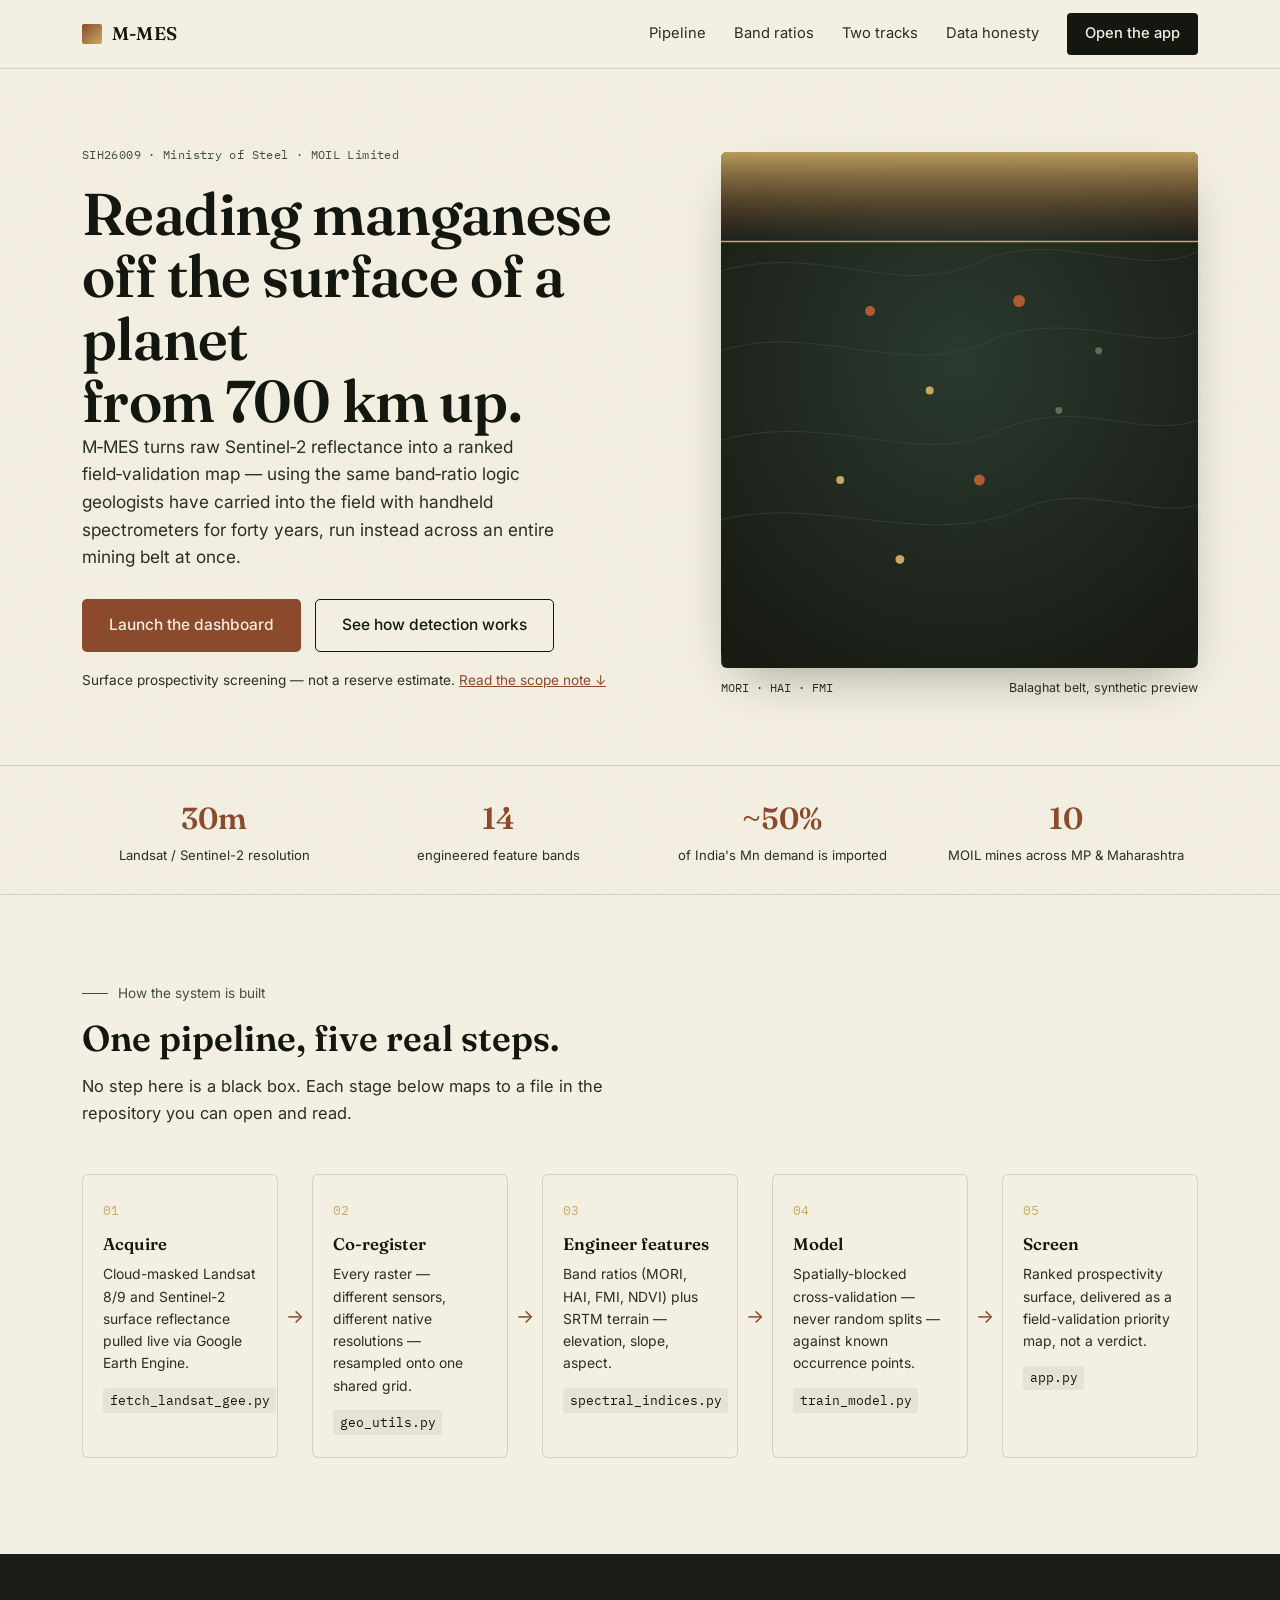
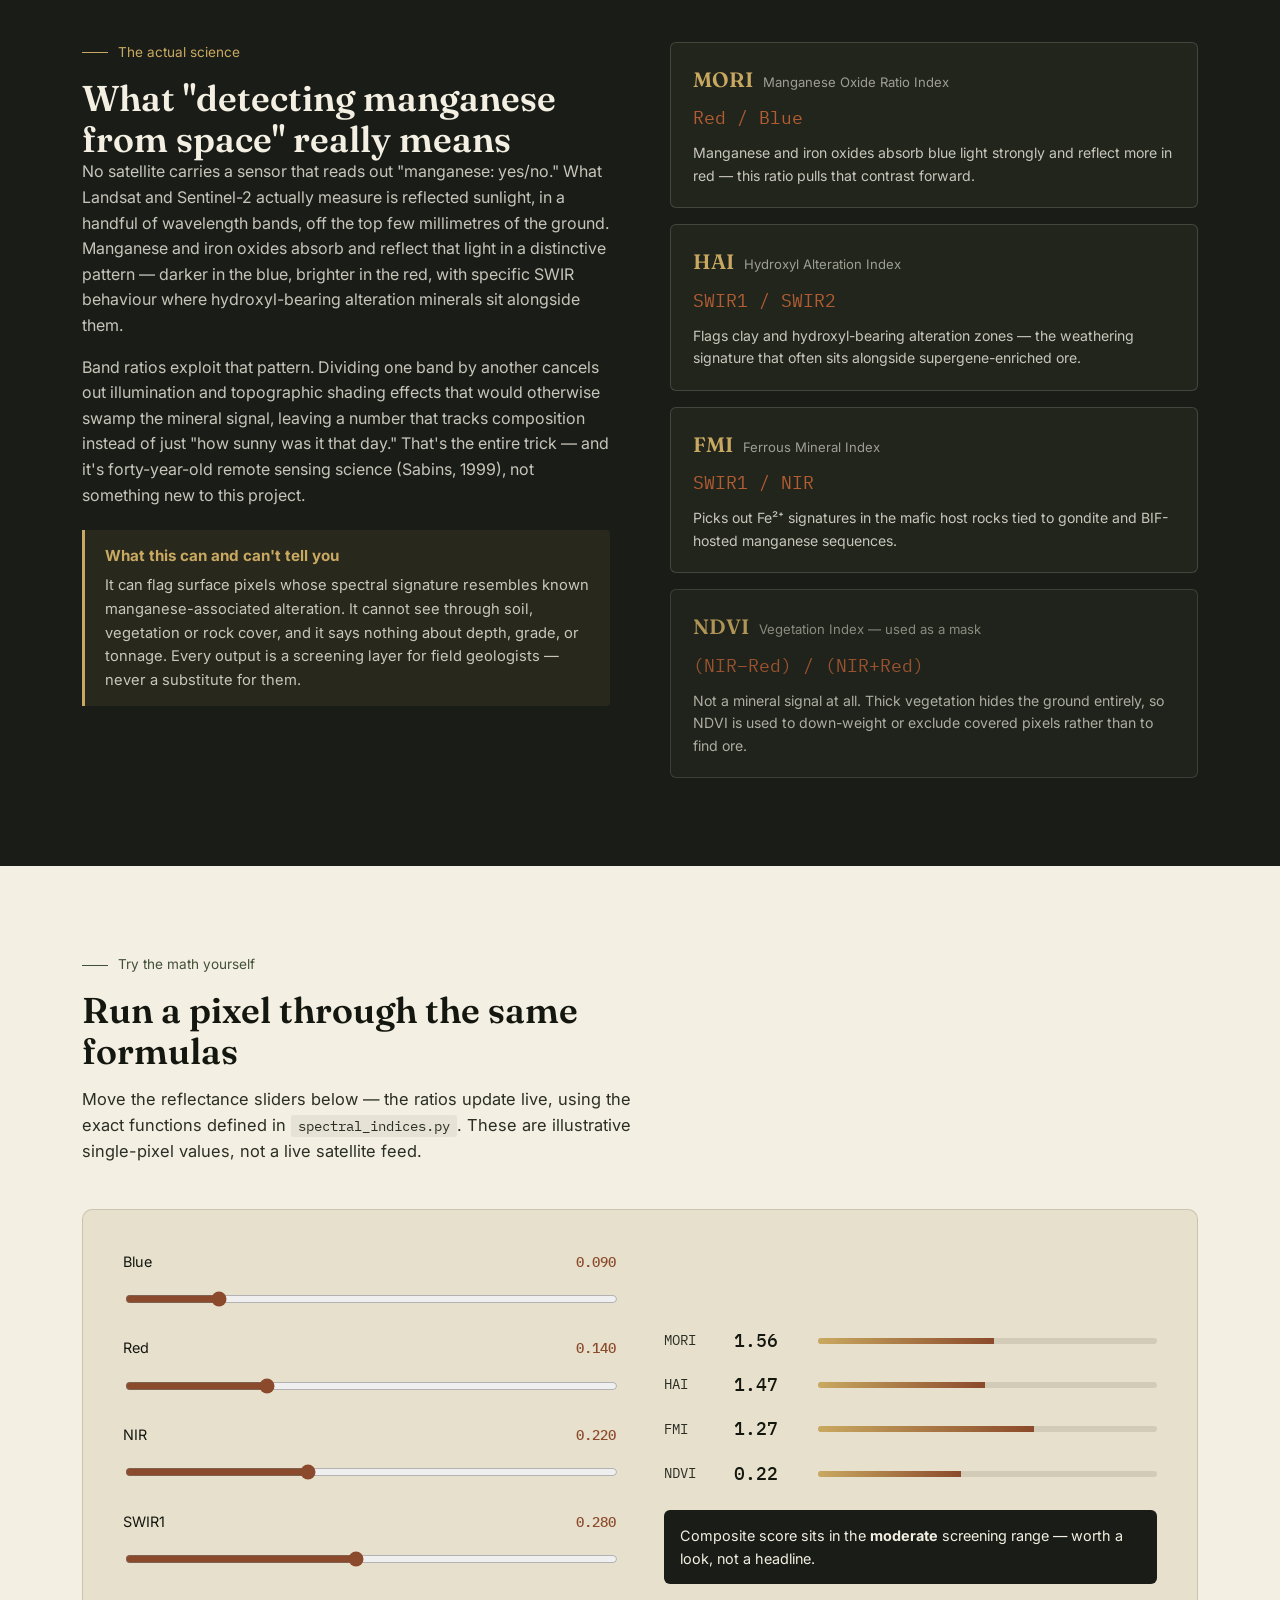
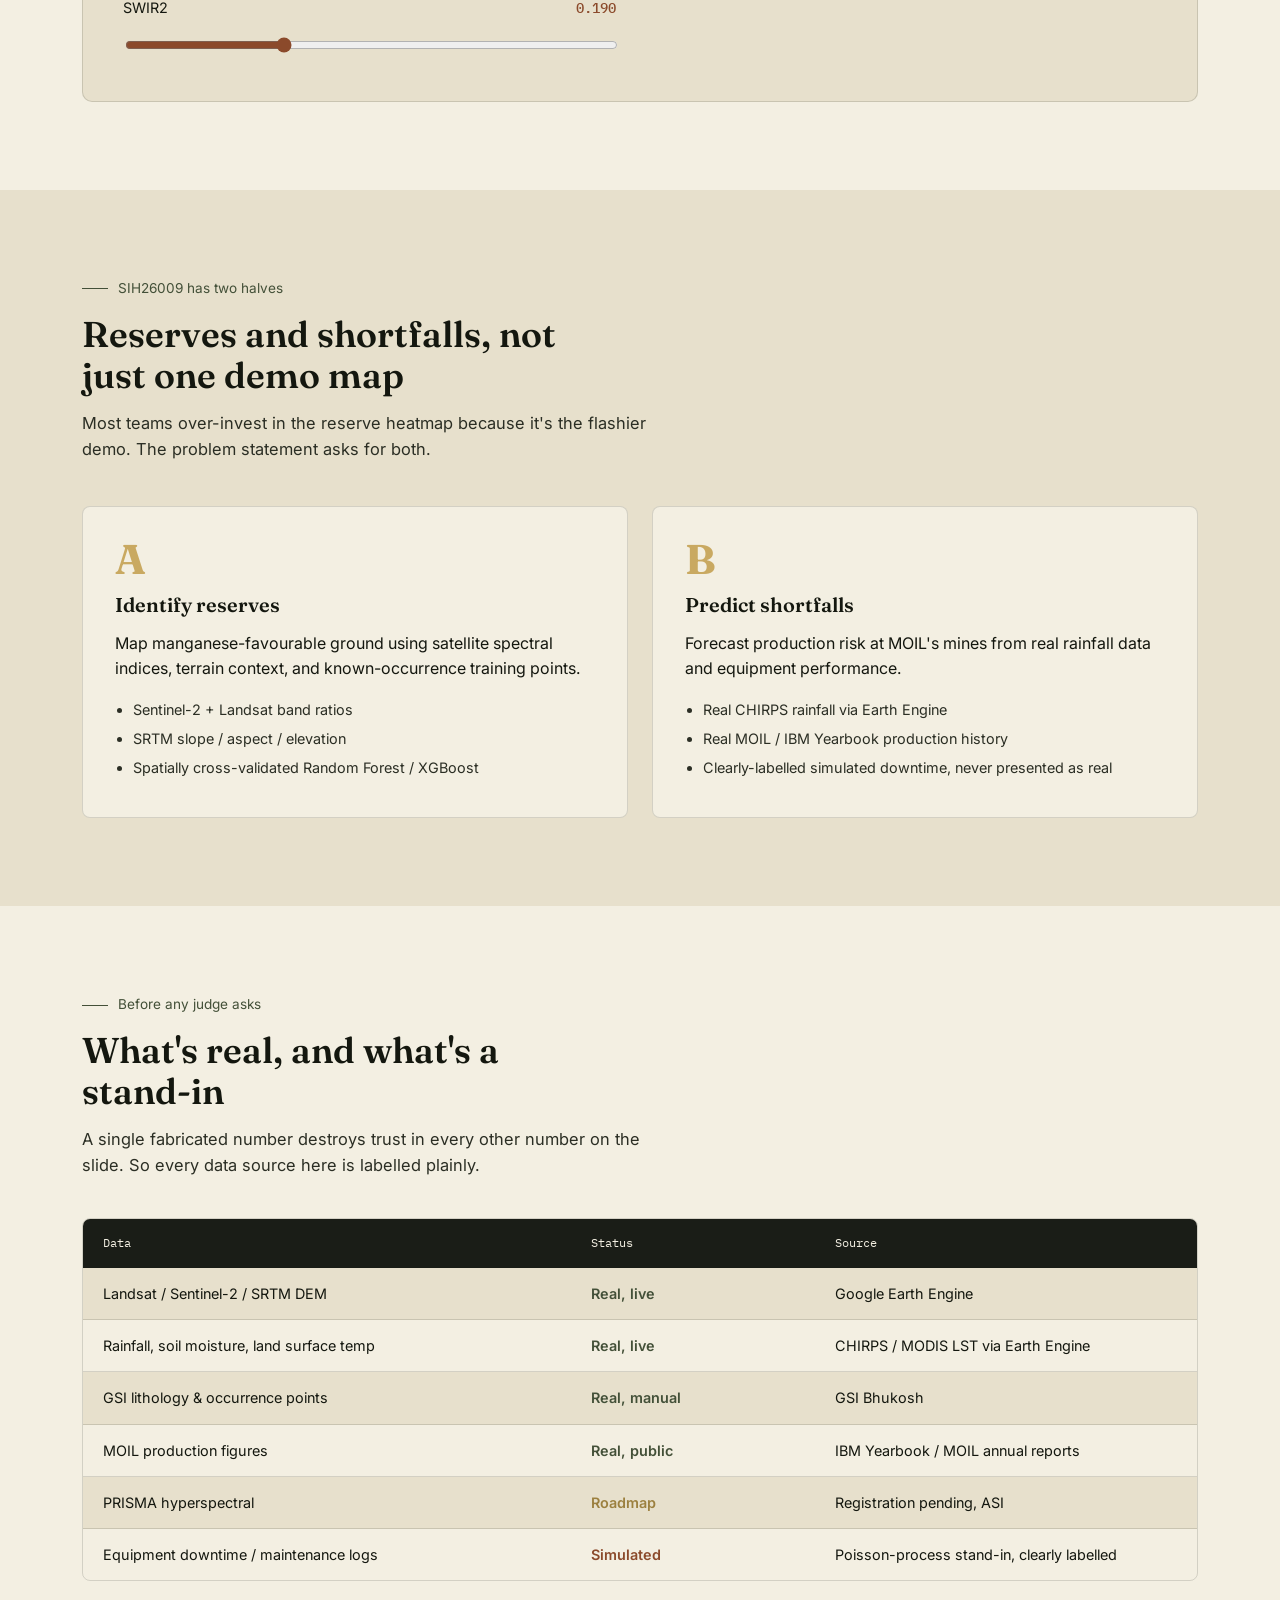
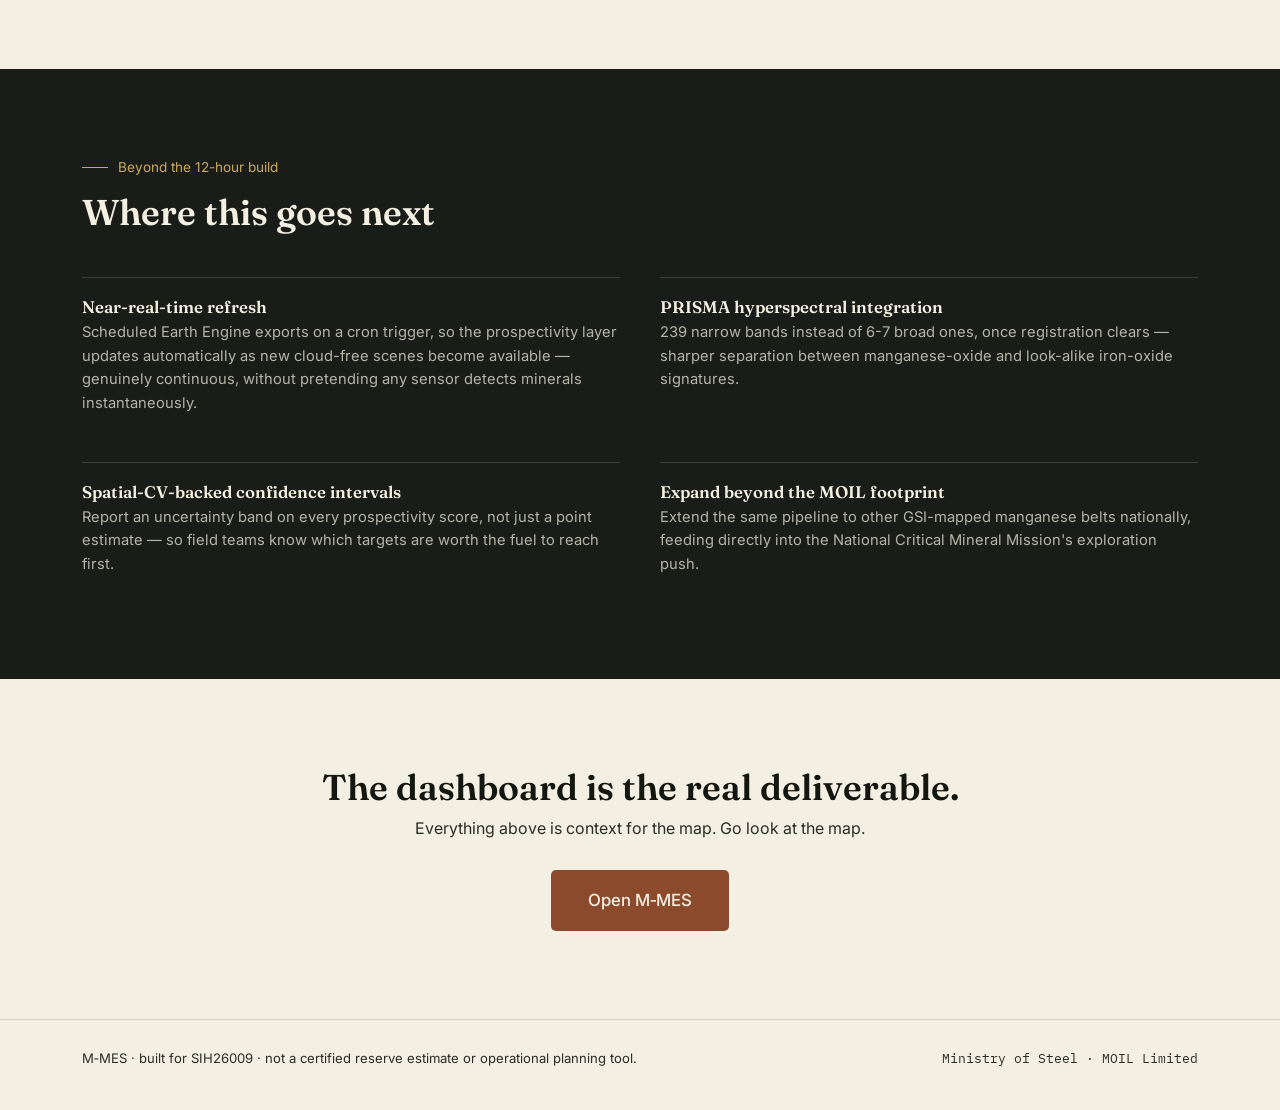
<file: site/index.html>
<!DOCTYPE html>
<html lang="en">
<head>
<meta charset="UTF-8">
<meta name="viewport" content="width=device-width, initial-scale=1.0">
<title>M-MES — Manganese Mineral Exploration System</title>
<meta name="description" content="Surface prospectivity mapping for manganese exploration, built on Sentinel-2 band-ratio analysis. SIH26009.">
<link rel="preconnect" href="https://fonts.googleapis.com">
<link rel="preconnect" href="https://fonts.gstatic.com" crossorigin>
<link href="https://fonts.googleapis.com/css2?family=Fraunces:opsz,wght@9..144,400;9..144,500;9..144,600;9..144,700&family=Inter:wght@400;500;600&family=IBM+Plex+Mono:wght@400;500&display=swap" rel="stylesheet">
<link rel="stylesheet" href="styles.css">
</head>
<body>

<div class="grain"></div>

<header class="site-header">
  <div class="wrap header-row">
    <a href="#top" class="brand">
      <span class="brand-mark" aria-hidden="true"></span>
      <span class="brand-text">M&#8209;MES</span>
    </a>
    <nav class="site-nav">
      <a href="#pipeline">Pipeline</a>
      <a href="#bandratio">Band ratios</a>
      <a href="#tracks">Two tracks</a>
      <a href="#honesty">Data honesty</a>
      <a href="app.html" class="nav-cta">Open the app</a>
    </nav>
  </div>
</header>

<main id="top">

  <!-- ===================== HERO ===================== -->
  <section class="hero">
    <div class="wrap hero-grid">
      <div class="hero-copy">
        <p class="ps-tag">SIH26009 &middot; Ministry of Steel &middot; MOIL Limited</p>
        <h1>Reading manganese <br>off the surface of a planet<br>from 700&nbsp;km up.</h1>
        <p class="hero-sub">
          M&#8209;MES turns raw Sentinel&#8209;2 reflectance into a ranked
          field&#8209;validation map &mdash; using the same band&#8209;ratio
          logic geologists have carried into the field with handheld
          spectrometers for forty years, run instead across an entire
          mining belt at once.
        </p>
        <div class="hero-actions">
          <a href="app.html" class="btn btn-primary">Launch the dashboard</a>
          <a href="#bandratio" class="btn btn-ghost">See how detection works</a>
        </div>
        <p class="hero-disclaimer">
          Surface prospectivity screening &mdash; not a reserve estimate.
          <a href="#honesty">Read the scope note &darr;</a>
        </p>
      </div>

      <div class="hero-visual" aria-hidden="true">
        <svg viewBox="0 0 480 520" class="scan-svg">
          <defs>
            <linearGradient id="scanGrad" x1="0" y1="0" x2="0" y2="1">
              <stop offset="0%" stop-color="#C9A961" stop-opacity="0.9"/>
              <stop offset="100%" stop-color="#8B4A2B" stop-opacity="0"/>
            </linearGradient>
            <radialGradient id="terrain" cx="50%" cy="40%" r="70%">
              <stop offset="0%" stop-color="#2B3A2E"/>
              <stop offset="100%" stop-color="#181B14"/>
            </radialGradient>
          </defs>
          <rect x="0" y="0" width="480" height="520" fill="url(#terrain)" rx="4"/>
          <!-- terrain contour lines -->
          <g stroke="#3E4C3E" stroke-width="1" fill="none" opacity="0.6">
            <path d="M0,120 C100,90 180,150 260,110 C340,75 420,130 480,100"/>
            <path d="M0,200 C90,170 190,230 270,190 C350,155 430,205 480,180"/>
            <path d="M0,290 C110,260 200,320 280,280 C360,245 420,290 480,270"/>
            <path d="M0,370 C100,345 210,400 300,360 C370,330 430,370 480,355"/>
          </g>
          <!-- prospectivity target points -->
          <g class="targets">
            <circle cx="150" cy="160" r="5" class="t-high"/>
            <circle cx="210" cy="240" r="4" class="t-med"/>
            <circle cx="300" cy="150" r="6" class="t-high"/>
            <circle cx="340" cy="260" r="3.5" class="t-low"/>
            <circle cx="120" cy="330" r="4" class="t-med"/>
            <circle cx="260" cy="330" r="5.5" class="t-high"/>
            <circle cx="380" cy="200" r="3.5" class="t-low"/>
            <circle cx="180" cy="410" r="4.5" class="t-med"/>
          </g>
          <!-- scan line -->
          <rect x="0" y="0" width="480" height="90" fill="url(#scanGrad)" class="scanline"/>
          <line x1="0" y1="90" x2="480" y2="90" stroke="#C9A961" stroke-width="1.5" class="scanline-edge"/>
          <!-- frame ticks -->
          <g stroke="#C9A961" stroke-width="1" opacity="0.5">
            <line x1="0" y1="0" x2="14" y2="0"/><line x1="0" y1="0" x2="0" y2="14"/>
            <line x1="466" y1="0" x2="480" y2="0"/><line x1="480" y1="0" x2="480" y2="14"/>
            <line x1="0" y1="520" x2="14" y2="520"/><line x1="0" y1="506" x2="0" y2="520"/>
            <line x1="466" y1="520" x2="480" y2="520"/><line x1="480" y1="506" x2="480" y2="520"/>
          </g>
        </svg>
        <div class="hero-visual-caption">
          <span class="mono">MORI &middot; HAI &middot; FMI</span>
          <span>Balaghat belt, synthetic preview</span>
        </div>
      </div>
    </div>
  </section>

  <!-- ===================== TRUST STRIP ===================== -->
  <section class="trust-strip">
    <div class="wrap trust-row">
      <div><span class="trust-num">30m</span><span class="trust-label">Landsat / Sentinel-2 resolution</span></div>
      <div><span class="trust-num">14</span><span class="trust-label">engineered feature bands</span></div>
      <div><span class="trust-num">~50%</span><span class="trust-label">of India's Mn demand is imported</span></div>
      <div><span class="trust-num">10</span><span class="trust-label">MOIL mines across MP &amp; Maharashtra</span></div>
    </div>
  </section>

  <!-- ===================== PIPELINE ===================== -->
  <section id="pipeline" class="section">
    <div class="wrap">
      <p class="eyebrow-line"><span></span>How the system is built</p>
      <h2>One pipeline, five real steps.</h2>
      <p class="section-lede">
        No step here is a black box. Each stage below maps to a file in
        the repository you can open and read.
      </p>

      <div class="pipeline-flow">
        <div class="pf-step">
          <span class="pf-index">01</span>
          <h3>Acquire</h3>
          <p>Cloud-masked Landsat 8/9 and Sentinel-2 surface reflectance pulled live via Google Earth Engine.</p>
          <code class="mono pf-file">fetch_landsat_gee.py</code>
        </div>
        <div class="pf-arrow" aria-hidden="true">&rarr;</div>
        <div class="pf-step">
          <span class="pf-index">02</span>
          <h3>Co-register</h3>
          <p>Every raster — different sensors, different native resolutions — resampled onto one shared grid.</p>
          <code class="mono pf-file">geo_utils.py</code>
        </div>
        <div class="pf-arrow" aria-hidden="true">&rarr;</div>
        <div class="pf-step">
          <span class="pf-index">03</span>
          <h3>Engineer features</h3>
          <p>Band ratios (MORI, HAI, FMI, NDVI) plus SRTM terrain — elevation, slope, aspect.</p>
          <code class="mono pf-file">spectral_indices.py</code>
        </div>
        <div class="pf-arrow" aria-hidden="true">&rarr;</div>
        <div class="pf-step">
          <span class="pf-index">04</span>
          <h3>Model</h3>
          <p>Spatially-blocked cross-validation — never random splits — against known occurrence points.</p>
          <code class="mono pf-file">train_model.py</code>
        </div>
        <div class="pf-arrow" aria-hidden="true">&rarr;</div>
        <div class="pf-step">
          <span class="pf-index">05</span>
          <h3>Screen</h3>
          <p>Ranked prospectivity surface, delivered as a field-validation priority map, not a verdict.</p>
          <code class="mono pf-file">app.py</code>
        </div>
      </div>
    </div>
  </section>

  <!-- ===================== BAND RATIO EXPLAINER ===================== -->
  <section id="bandratio" class="section section-dark">
    <div class="wrap bandratio-grid">
      <div class="br-copy">
        <p class="eyebrow-line light"><span></span>The actual science</p>
        <h2>What "detecting manganese from space" really means</h2>
        <p>
          No satellite carries a sensor that reads out "manganese: yes/no."
          What Landsat and Sentinel-2 actually measure is reflected
          sunlight, in a handful of wavelength bands, off the top few
          millimetres of the ground. Manganese and iron oxides absorb and
          reflect that light in a distinctive pattern — darker in the
          blue, brighter in the red, with specific SWIR behaviour where
          hydroxyl-bearing alteration minerals sit alongside them.
        </p>
        <p>
          Band ratios exploit that pattern. Dividing one band by another
          cancels out illumination and topographic shading effects that
          would otherwise swamp the mineral signal, leaving a number that
          tracks composition instead of just "how sunny was it that day."
          That's the entire trick — and it's forty-year-old remote
          sensing science (Sabins, 1999), not something new to this
          project.
        </p>
        <div class="br-callout">
          <strong>What this can and can't tell you</strong>
          <p>It can flag surface pixels whose spectral signature resembles known manganese-associated alteration. It cannot see through soil, vegetation or rock cover, and it says nothing about depth, grade, or tonnage. Every output is a screening layer for field geologists — never a substitute for them.</p>
        </div>
      </div>

      <div class="br-formulas">
        <div class="formula-card">
          <div class="formula-head">
            <span class="formula-name">MORI</span>
            <span class="formula-full">Manganese Oxide Ratio Index</span>
          </div>
          <div class="formula-eq mono">Red / Blue</div>
          <p>Manganese and iron oxides absorb blue light strongly and reflect more in red — this ratio pulls that contrast forward.</p>
        </div>
        <div class="formula-card">
          <div class="formula-head">
            <span class="formula-name">HAI</span>
            <span class="formula-full">Hydroxyl Alteration Index</span>
          </div>
          <div class="formula-eq mono">SWIR1 / SWIR2</div>
          <p>Flags clay and hydroxyl-bearing alteration zones — the weathering signature that often sits alongside supergene-enriched ore.</p>
        </div>
        <div class="formula-card">
          <div class="formula-head">
            <span class="formula-name">FMI</span>
            <span class="formula-full">Ferrous Mineral Index</span>
          </div>
          <div class="formula-eq mono">SWIR1 / NIR</div>
          <p>Picks out Fe&sup2;&#8314; signatures in the mafic host rocks tied to gondite and BIF-hosted manganese sequences.</p>
        </div>
        <div class="formula-card formula-card-neg">
          <div class="formula-head">
            <span class="formula-name">NDVI</span>
            <span class="formula-full">Vegetation Index &mdash; used as a mask</span>
          </div>
          <div class="formula-eq mono">(NIR&minus;Red) / (NIR+Red)</div>
          <p>Not a mineral signal at all. Thick vegetation hides the ground entirely, so NDVI is used to down-weight or exclude covered pixels rather than to find ore.</p>
        </div>
      </div>
    </div>
  </section>

  <!-- ===================== INTERACTIVE CALCULATOR ===================== -->
  <section id="calculator" class="section">
    <div class="wrap">
      <p class="eyebrow-line"><span></span>Try the math yourself</p>
      <h2>Run a pixel through the same formulas</h2>
      <p class="section-lede">
        Move the reflectance sliders below — the ratios update live, using
        the exact functions defined in <code class="mono">spectral_indices.py</code>.
        These are illustrative single-pixel values, not a live satellite feed.
      </p>

      <div class="calc-panel">
        <div class="calc-sliders">
          <label class="calc-slider">
            <span>Blue <span class="mono val" id="val-blue">0.09</span></span>
            <input type="range" min="0" max="0.5" step="0.005" value="0.09" id="s-blue">
          </label>
          <label class="calc-slider">
            <span>Red <span class="mono val" id="val-red">0.14</span></span>
            <input type="range" min="0" max="0.5" step="0.005" value="0.14" id="s-red">
          </label>
          <label class="calc-slider">
            <span>NIR <span class="mono val" id="val-nir">0.22</span></span>
            <input type="range" min="0" max="0.6" step="0.005" value="0.22" id="s-nir">
          </label>
          <label class="calc-slider">
            <span>SWIR1 <span class="mono val" id="val-swir1">0.28</span></span>
            <input type="range" min="0" max="0.6" step="0.005" value="0.28" id="s-swir1">
          </label>
          <label class="calc-slider">
            <span>SWIR2 <span class="mono val" id="val-swir2">0.19</span></span>
            <input type="range" min="0" max="0.6" step="0.005" value="0.19" id="s-swir2">
          </label>
        </div>

        <div class="calc-results">
          <div class="calc-result">
            <span class="cr-label">MORI</span>
            <span class="cr-value mono" id="out-mori">1.56</span>
            <div class="cr-bar"><div class="cr-fill" id="bar-mori"></div></div>
          </div>
          <div class="calc-result">
            <span class="cr-label">HAI</span>
            <span class="cr-value mono" id="out-hai">1.47</span>
            <div class="cr-bar"><div class="cr-fill" id="bar-hai"></div></div>
          </div>
          <div class="calc-result">
            <span class="cr-label">FMI</span>
            <span class="cr-value mono" id="out-fmi">1.27</span>
            <div class="cr-bar"><div class="cr-fill" id="bar-fmi"></div></div>
          </div>
          <div class="calc-result">
            <span class="cr-label">NDVI</span>
            <span class="cr-value mono" id="out-ndvi">0.22</span>
            <div class="cr-bar"><div class="cr-fill" id="bar-ndvi"></div></div>
          </div>
          <div class="calc-verdict" id="calc-verdict">
            Composite score sits in the <strong>moderate</strong> screening range — worth a look, not a headline.
          </div>
        </div>
      </div>
    </div>
  </section>

  <!-- ===================== TWO TRACKS ===================== -->
  <section id="tracks" class="section section-alt">
    <div class="wrap">
      <p class="eyebrow-line"><span></span>SIH26009 has two halves</p>
      <h2>Reserves and shortfalls, not just one demo map</h2>
      <p class="section-lede">
        Most teams over-invest in the reserve heatmap because it's the
        flashier demo. The problem statement asks for both.
      </p>

      <div class="tracks-grid">
        <article class="track-card">
          <span class="track-letter">A</span>
          <h3>Identify reserves</h3>
          <p>Map manganese-favourable ground using satellite spectral indices, terrain context, and known-occurrence training points.</p>
          <ul>
            <li>Sentinel-2 + Landsat band ratios</li>
            <li>SRTM slope / aspect / elevation</li>
            <li>Spatially cross-validated Random Forest / XGBoost</li>
          </ul>
        </article>
        <article class="track-card">
          <span class="track-letter">B</span>
          <h3>Predict shortfalls</h3>
          <p>Forecast production risk at MOIL's mines from real rainfall data and equipment performance.</p>
          <ul>
            <li>Real CHIRPS rainfall via Earth Engine</li>
            <li>Real MOIL / IBM Yearbook production history</li>
            <li>Clearly-labelled simulated downtime, never presented as real</li>
          </ul>
        </article>
      </div>
    </div>
  </section>

  <!-- ===================== DATA HONESTY ===================== -->
  <section id="honesty" class="section">
    <div class="wrap honesty-wrap">
      <p class="eyebrow-line"><span></span>Before any judge asks</p>
      <h2>What's real, and what's a stand-in</h2>
      <p class="section-lede">
        A single fabricated number destroys trust in every other number on
        the slide. So every data source here is labelled plainly.
      </p>

      <div class="honesty-table" role="table">
        <div class="ht-row ht-head" role="row">
          <span role="columnheader">Data</span>
          <span role="columnheader">Status</span>
          <span role="columnheader">Source</span>
        </div>
        <div class="ht-row" role="row"><span>Landsat / Sentinel-2 / SRTM DEM</span><span class="ht-real">Real, live</span><span>Google Earth Engine</span></div>
        <div class="ht-row" role="row"><span>Rainfall, soil moisture, land surface temp</span><span class="ht-real">Real, live</span><span>CHIRPS / MODIS LST via Earth Engine</span></div>
        <div class="ht-row" role="row"><span>GSI lithology &amp; occurrence points</span><span class="ht-real">Real, manual</span><span>GSI Bhukosh</span></div>
        <div class="ht-row" role="row"><span>MOIL production figures</span><span class="ht-real">Real, public</span><span>IBM Yearbook / MOIL annual reports</span></div>
        <div class="ht-row" role="row"><span>PRISMA hyperspectral</span><span class="ht-roadmap">Roadmap</span><span>Registration pending, ASI</span></div>
        <div class="ht-row" role="row"><span>Equipment downtime / maintenance logs</span><span class="ht-sim">Simulated</span><span>Poisson-process stand-in, clearly labelled</span></div>
      </div>
    </div>
  </section>

  <!-- ===================== ROADMAP ===================== -->
  <section id="roadmap" class="section section-dark">
    <div class="wrap">
      <p class="eyebrow-line light"><span></span>Beyond the 12-hour build</p>
      <h2>Where this goes next</h2>
      <div class="roadmap-list">
        <div class="rm-item">
          <h4>Near-real-time refresh</h4>
          <p>Scheduled Earth Engine exports on a cron trigger, so the prospectivity layer updates automatically as new cloud-free scenes become available — genuinely continuous, without pretending any sensor detects minerals instantaneously.</p>
        </div>
        <div class="rm-item">
          <h4>PRISMA hyperspectral integration</h4>
          <p>239 narrow bands instead of 6-7 broad ones, once registration clears — sharper separation between manganese-oxide and look-alike iron-oxide signatures.</p>
        </div>
        <div class="rm-item">
          <h4>Spatial-CV-backed confidence intervals</h4>
          <p>Report an uncertainty band on every prospectivity score, not just a point estimate — so field teams know which targets are worth the fuel to reach first.</p>
        </div>
        <div class="rm-item">
          <h4>Expand beyond the MOIL footprint</h4>
          <p>Extend the same pipeline to other GSI-mapped manganese belts nationally, feeding directly into the National Critical Mineral Mission's exploration push.</p>
        </div>
      </div>
    </div>
  </section>

  <!-- ===================== FINAL CTA ===================== -->
  <section class="section final-cta">
    <div class="wrap final-cta-inner">
      <h2>The dashboard is the real deliverable.</h2>
      <p>Everything above is context for the map. Go look at the map.</p>
      <a href="app.html" class="btn btn-primary btn-lg">Open M&#8209;MES</a>
    </div>
  </section>

</main>

<footer class="site-footer">
  <div class="wrap footer-row">
    <p>M&#8209;MES &middot; built for SIH26009 &middot; not a certified reserve estimate or operational planning tool.</p>
    <p class="mono">Ministry of Steel &middot; MOIL Limited</p>
  </div>
</footer>

<script src="script.js"></script>
</body>
</html>
</file>
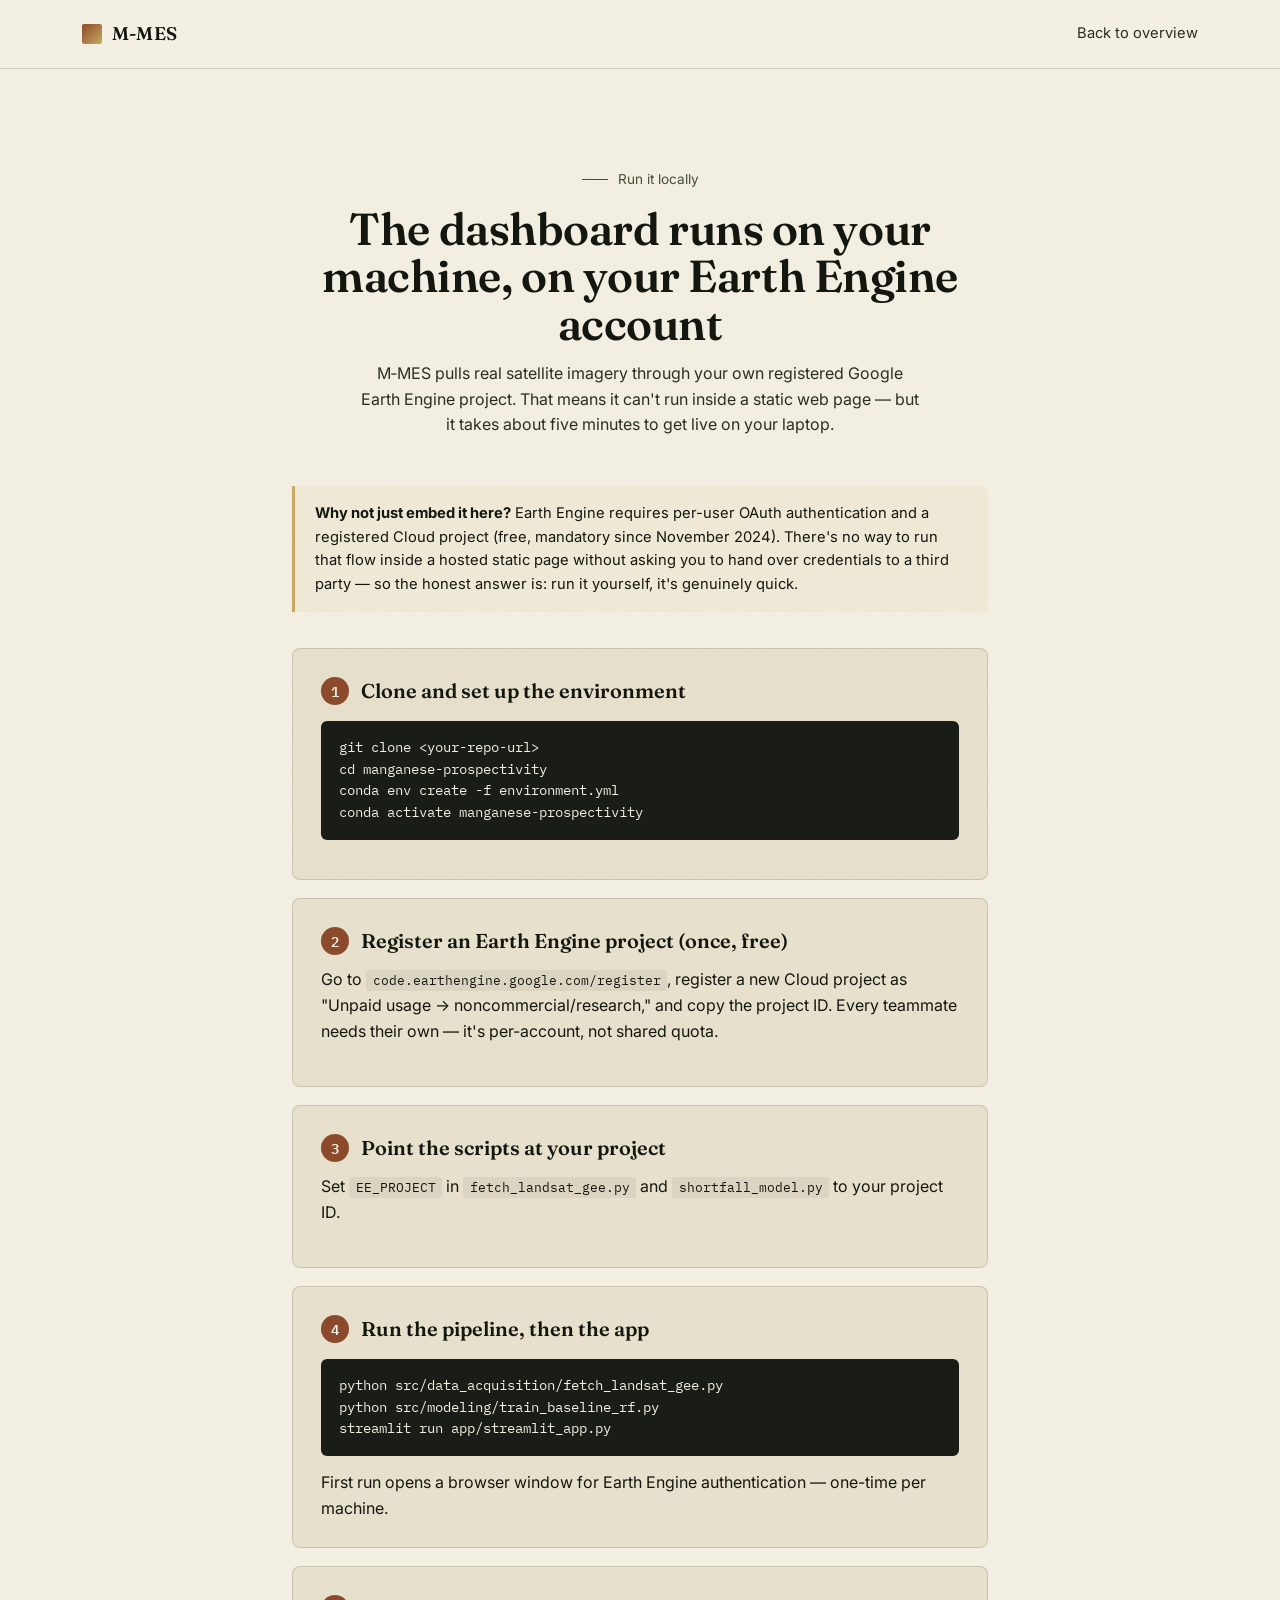
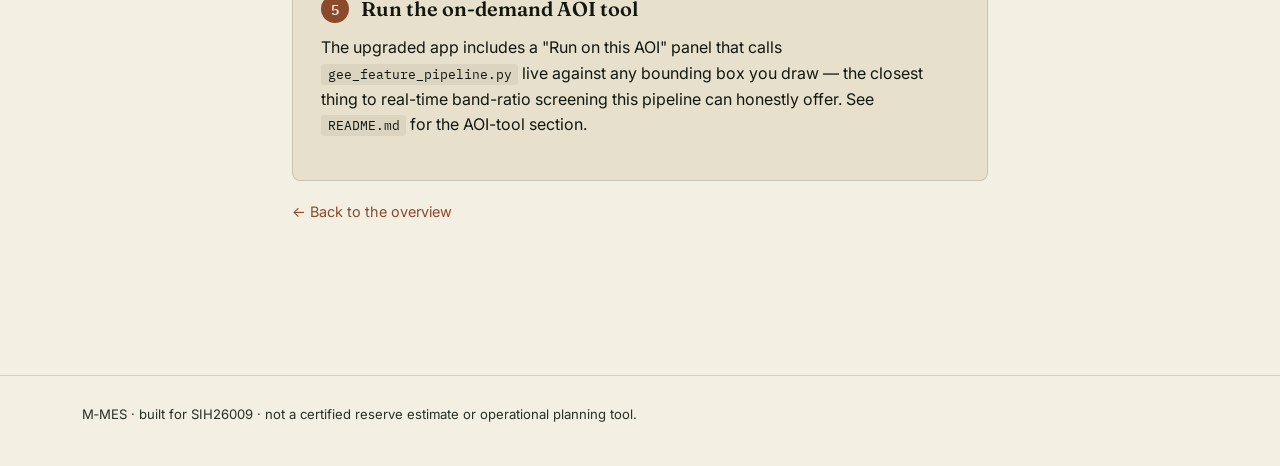
<file: site/app.html>
<!DOCTYPE html>
<html lang="en">
<head>
<meta charset="UTF-8">
<meta name="viewport" content="width=device-width, initial-scale=1.0">
<title>Run M-MES — the dashboard</title>
<link rel="preconnect" href="https://fonts.googleapis.com">
<link rel="preconnect" href="https://fonts.gstatic.com" crossorigin>
<link href="https://fonts.googleapis.com/css2?family=Fraunces:opsz,wght@9..144,400;9..144,600;9..144,700&family=Inter:wght@400;500;600&family=IBM+Plex+Mono:wght@400;500&display=swap" rel="stylesheet">
<link rel="stylesheet" href="styles.css">
<style>
  .runbook{ max-width:760px; margin:0 auto; padding:100px 32px 120px; }
  .runbook .eyebrow-line{ justify-content:center; }
  .runbook h1{ text-align:center; font-size:clamp(2rem,4vw,2.8rem); margin-bottom:14px; }
  .runbook > p.lede{ text-align:center; color:var(--ink-soft); max-width:56ch; margin:0 auto 48px; }
  .step-block{
    background:var(--cream-dim); border:1px solid var(--line); border-radius:8px;
    padding:26px 28px; margin-bottom:18px;
  }
  .step-block h3{ display:flex; align-items:center; gap:12px; margin-bottom:10px; }
  .step-num{
    width:28px; height:28px; border-radius:50%; background:var(--rust); color:var(--cream);
    display:flex; align-items:center; justify-content:center; font-family:var(--font-mono);
    font-size:0.85rem; flex:0 0 auto;
  }
  pre{
    background:var(--basalt); color:var(--cream); padding:16px 18px; border-radius:6px;
    overflow-x:auto; font-family:var(--font-mono); font-size:0.85rem; line-height:1.6;
  }
  .why-live-note{
    border-left:3px solid var(--gold); background:rgba(201,169,97,0.08);
    padding:16px 20px; border-radius:0 6px 6px 0; margin:36px 0; font-size:0.92rem;
  }
  .back-link{ display:inline-block; margin-bottom:32px; font-size:0.9rem; color:var(--rust); text-decoration:none; }
</style>
</head>
<body>
<div class="grain"></div>

<header class="site-header">
  <div class="wrap header-row">
    <a href="index.html" class="brand">
      <span class="brand-mark" aria-hidden="true"></span>
      <span class="brand-text">M&#8209;MES</span>
    </a>
    <nav class="site-nav">
      <a href="index.html">Back to overview</a>
    </nav>
  </div>
</header>

<main class="runbook">
  <p class="eyebrow-line"><span></span>Run it locally</p>
  <h1>The dashboard runs on your machine, on your Earth Engine account</h1>
  <p class="lede">
    M&#8209;MES pulls real satellite imagery through your own registered
    Google Earth&nbsp;Engine project. That means it can't run inside a
    static web page — but it takes about five minutes to get live on
    your laptop.
  </p>

  <div class="why-live-note">
    <strong>Why not just embed it here?</strong> Earth Engine requires
    per-user OAuth authentication and a registered Cloud project (free,
    mandatory since November 2024). There's no way to run that flow
    inside a hosted static page without asking you to hand over
    credentials to a third party — so the honest answer is: run it
    yourself, it's genuinely quick.
  </div>

  <div class="step-block">
    <h3><span class="step-num">1</span>Clone and set up the environment</h3>
    <pre>git clone &lt;your-repo-url&gt;
cd manganese-prospectivity
conda env create -f environment.yml
conda activate manganese-prospectivity</pre>
  </div>

  <div class="step-block">
    <h3><span class="step-num">2</span>Register an Earth Engine project (once, free)</h3>
    <p>Go to <code class="mono">code.earthengine.google.com/register</code>, register a new Cloud project as
    "Unpaid usage &rarr; noncommercial/research," and copy the project ID.
    Every teammate needs their own — it's per-account, not shared quota.</p>
  </div>

  <div class="step-block">
    <h3><span class="step-num">3</span>Point the scripts at your project</h3>
    <p>Set <code class="mono">EE_PROJECT</code> in <code class="mono">fetch_landsat_gee.py</code> and <code class="mono">shortfall_model.py</code> to your project ID.</p>
  </div>

  <div class="step-block">
    <h3><span class="step-num">4</span>Run the pipeline, then the app</h3>
    <pre>python src/data_acquisition/fetch_landsat_gee.py
python src/modeling/train_baseline_rf.py
streamlit run app/streamlit_app.py</pre>
    <p style="margin-top:14px; margin-bottom:0;">First run opens a browser window for Earth Engine authentication — one-time per machine.</p>
  </div>

  <div class="step-block">
    <h3><span class="step-num">5</span>Run the on-demand AOI tool</h3>
    <p>The upgraded app includes a "Run on this AOI" panel that calls
    <code class="mono">gee_feature_pipeline.py</code> live against any bounding box you draw —
    the closest thing to real-time band-ratio screening this pipeline
    can honestly offer. See <code class="mono">README.md</code> for the AOI-tool section.</p>
  </div>

  <a href="index.html" class="back-link">&larr; Back to the overview</a>
</main>

<footer class="site-footer">
  <div class="wrap footer-row">
    <p>M&#8209;MES &middot; built for SIH26009 &middot; not a certified reserve estimate or operational planning tool.</p>
  </div>
</footer>
</body>
</html>
</file>
<file: site/styles.css>
/* ============================================================
   M-MES — design tokens
   Palette drawn from the subject: laterite, basalt, manganese
   oxide, lichen-green vegetation, ore-map gold.
   ============================================================ */
:root{
  --ink: #14170F;
  --ink-soft: #2B2E24;
  --basalt: #1A1D17;
  --basalt-2: #21251C;
  --cream: #F3EFE2;
  --cream-dim: #E7E0CC;
  --rust: #8B4A2B;
  --rust-bright: #B15C33;
  --gold: #C9A961;
  --lichen: #57694D;
  --lichen-dim: #435038;
  --line: rgba(20,23,15,0.14);
  --line-light: rgba(243,239,226,0.16);

  --font-display: 'Fraunces', serif;
  --font-body: 'Inter', -apple-system, sans-serif;
  --font-mono: 'IBM Plex Mono', monospace;

  --maxw: 1180px;
}

*{ box-sizing:border-box; }
html{ scroll-behavior:smooth; }
body{
  margin:0;
  background:var(--cream);
  color:var(--ink);
  font-family:var(--font-body);
  font-size:16px;
  line-height:1.6;
  -webkit-font-smoothing:antialiased;
}
img,svg{ max-width:100%; display:block; }
a{ color:inherit; }
.wrap{ max-width:var(--maxw); margin:0 auto; padding:0 32px; }
.mono{ font-family:var(--font-mono); }

@media (prefers-reduced-motion: reduce){
  *{ animation-duration:0.001ms !important; animation-iteration-count:1 !important; transition-duration:0.001ms !important; }
}

/* subtle paper grain, single decorative layer, non-distracting */
.grain{
  position:fixed; inset:0; pointer-events:none; z-index:1;
  opacity:0.035; mix-blend-mode:multiply;
  background-image:url("data:image/svg+xml,%3Csvg xmlns='http://www.w3.org/2000/svg' width='120' height='120'%3E%3Cfilter id='n'%3E%3CfeTurbulence type='fractalNoise' baseFrequency='0.9' numOctaves='2' stitchTiles='stitch'/%3E%3C/filter%3E%3Crect width='100%25' height='100%25' filter='url(%23n)'/%3E%3C/svg%3E");
}

h1,h2,h3,h4{ font-family:var(--font-display); font-weight:600; margin:0; color:var(--ink); }
h1{ font-size:clamp(2.4rem,4.6vw,3.9rem); line-height:1.06; letter-spacing:-0.01em; }
h2{ font-size:clamp(1.7rem,2.8vw,2.5rem); line-height:1.14; max-width:22ch; }
h3{ font-size:1.25rem; }
h4{ font-size:1.05rem; }
p{ margin:0 0 1em; }

code.mono{
  font-family:var(--font-mono); font-size:0.82em;
  background:rgba(20,23,15,0.06); padding:0.15em 0.5em; border-radius:3px;
}

/* ============================== header ============================== */
.site-header{
  position:sticky; top:0; z-index:50;
  background:rgba(243,239,226,0.88); backdrop-filter:blur(8px);
  border-bottom:1px solid var(--line);
}
.header-row{ display:flex; align-items:center; justify-content:space-between; height:68px; }
.brand{ display:flex; align-items:center; gap:10px; text-decoration:none; }
.brand-mark{
  width:20px; height:20px; border-radius:2px;
  background:linear-gradient(135deg, var(--rust) 0%, var(--gold) 100%);
}
.brand-text{ font-family:var(--font-display); font-weight:600; font-size:1.15rem; letter-spacing:0.01em; }
.site-nav{ display:flex; align-items:center; gap:28px; font-size:0.92rem; }
.site-nav a{ text-decoration:none; color:var(--ink-soft); }
.site-nav a:hover{ color:var(--rust); }
.nav-cta{
  background:var(--ink); color:var(--cream) !important;
  padding:9px 18px; border-radius:4px; font-weight:500;
}
.nav-cta:hover{ background:var(--rust); }

@media (max-width:760px){
  .site-nav a:not(.nav-cta){ display:none; }
}

/* ============================== buttons ============================== */
.btn{
  display:inline-flex; align-items:center; justify-content:center;
  padding:13px 26px; border-radius:5px; text-decoration:none;
  font-weight:500; font-size:0.97rem; border:1px solid transparent;
  transition:transform 0.15s ease, background 0.15s ease;
}
.btn:hover{ transform:translateY(-1px); }
.btn-primary{ background:var(--rust); color:var(--cream); }
.btn-primary:hover{ background:var(--rust-bright); }
.btn-ghost{ border-color:var(--ink); color:var(--ink); }
.btn-ghost:hover{ background:var(--ink); color:var(--cream); }
.btn-lg{ padding:16px 36px; font-size:1.05rem; }

/* ============================== hero ============================== */
.hero{ padding:76px 0 60px; }
.hero-grid{ display:grid; grid-template-columns:1.1fr 0.9fr; gap:56px; align-items:center; }
.ps-tag{
  font-family:var(--font-mono); font-size:0.78rem; letter-spacing:0.03em;
  color:var(--lichen-dim); margin-bottom:18px;
}
.hero-sub{ max-width:46ch; color:var(--ink-soft); font-size:1.08rem; }
.hero-actions{ display:flex; gap:14px; margin:28px 0 18px; flex-wrap:wrap; }
.hero-disclaimer{ font-size:0.85rem; color:var(--ink-soft); }
.hero-disclaimer a{ color:var(--rust); text-decoration:underline; }

.hero-visual{ position:relative; }
.scan-svg{ border-radius:6px; box-shadow:0 20px 50px -20px rgba(20,23,15,0.4); }
.t-high{ fill:var(--rust-bright); }
.t-med{ fill:var(--gold); }
.t-low{ fill:#7A8A72; opacity:0.7; }
.scanline{ animation:scan 4.5s ease-in-out infinite; }
.scanline-edge{ animation:scan 4.5s ease-in-out infinite; }
@keyframes scan{
  0%{ transform:translateY(0); }
  50%{ transform:translateY(430px); }
  100%{ transform:translateY(0); }
}
.hero-visual-caption{
  display:flex; justify-content:space-between; margin-top:10px;
  font-size:0.78rem; color:var(--ink-soft);
}

@media (max-width:900px){
  .hero-grid{ grid-template-columns:1fr; }
  .hero-visual{ order:-1; max-width:340px; margin:0 auto 8px; }
}

/* ============================== trust strip ============================== */
.trust-strip{ border-top:1px solid var(--line); border-bottom:1px solid var(--line); padding:28px 0; }
.trust-row{ display:grid; grid-template-columns:repeat(4,1fr); gap:20px; text-align:center; }
.trust-num{ display:block; font-family:var(--font-display); font-size:1.9rem; font-weight:600; color:var(--rust); }
.trust-label{ display:block; font-size:0.82rem; color:var(--ink-soft); margin-top:2px; }
@media (max-width:700px){ .trust-row{ grid-template-columns:repeat(2,1fr); row-gap:24px; } }

/* ============================== sections ============================== */
.section{ padding:88px 0; }
.section-alt{ background:var(--cream-dim); }
.section-dark{ background:var(--basalt); color:var(--cream); }
.section-dark h2, .section-dark h3, .section-dark h4{ color:var(--cream); }
.section-dark p{ color:rgba(243,239,226,0.8); }

.eyebrow-line{
  display:flex; align-items:center; gap:10px;
  font-size:0.85rem; color:var(--lichen-dim); margin-bottom:14px;
}
.eyebrow-line.light{ color:var(--gold); }
.eyebrow-line span{ width:26px; height:1px; background:currentColor; display:inline-block; }
.section-lede{ max-width:58ch; color:var(--ink-soft); font-size:1.03rem; margin-top:14px; }
.section-dark .section-lede{ color:rgba(243,239,226,0.75); }

/* ============================== pipeline ============================== */
.pipeline-flow{
  margin-top:48px; display:flex; align-items:stretch; gap:0;
  overflow-x:auto; padding-bottom:8px;
}
.pf-step{
  flex:1 1 0; min-width:180px; background:var(--cream);
  border:1px solid var(--line); border-radius:6px; padding:22px 20px;
  position:relative;
}
.pf-index{ font-family:var(--font-mono); font-size:0.8rem; color:var(--gold); }
.pf-step h3{ margin:8px 0 6px; font-size:1.05rem; }
.pf-step p{ font-size:0.87rem; color:var(--ink-soft); margin-bottom:12px; }
.pf-file{ display:inline-block; }
.pf-arrow{
  display:flex; align-items:center; justify-content:center;
  color:var(--rust); font-size:1.2rem; width:34px; flex:0 0 auto;
}
@media (max-width:900px){
  .pipeline-flow{ flex-direction:column; }
  .pf-arrow{ transform:rotate(90deg); width:auto; padding:4px 0; }
}

/* ============================== band ratio ============================== */
.bandratio-grid{ display:grid; grid-template-columns:1fr 1fr; gap:60px; align-items:start; }
.br-callout{
  border-left:3px solid var(--gold); padding:14px 20px; margin-top:22px;
  background:rgba(201,169,97,0.08); border-radius:0 4px 4px 0;
}
.br-callout strong{ display:block; margin-bottom:6px; font-size:0.95rem; color:var(--gold); }
.br-callout p{ margin:0; font-size:0.92rem; }

.br-formulas{ display:grid; gap:16px; }
.formula-card{
  background:var(--basalt-2); border:1px solid var(--line-light);
  border-radius:6px; padding:20px 22px;
}
.formula-card-neg{ opacity:0.85; }
.formula-head{ display:flex; align-items:baseline; gap:10px; margin-bottom:8px; }
.formula-name{ font-family:var(--font-display); font-size:1.3rem; color:var(--gold); font-weight:600; }
.formula-full{ font-size:0.82rem; color:rgba(243,239,226,0.6); }
.formula-eq{ font-size:1.1rem; color:var(--rust-bright); margin-bottom:10px; }
.formula-card p{ font-size:0.88rem; margin:0; }

@media (max-width:900px){ .bandratio-grid{ grid-template-columns:1fr; } }

/* ============================== calculator ============================== */
.calc-panel{
  margin-top:44px; display:grid; grid-template-columns:1fr 1fr; gap:48px;
  background:var(--cream-dim); border:1px solid var(--line); border-radius:10px;
  padding:40px;
}
.calc-sliders{ display:flex; flex-direction:column; gap:22px; }
.calc-slider span{ display:flex; justify-content:space-between; font-size:0.9rem; margin-bottom:8px; }
.calc-slider .val{ color:var(--rust); font-weight:500; }
.calc-slider input[type=range]{
  width:100%; accent-color:var(--rust);
}
.calc-results{ display:flex; flex-direction:column; gap:16px; justify-content:center; }
.calc-result{ display:grid; grid-template-columns:56px 70px 1fr; align-items:center; gap:14px; }
.cr-label{ font-family:var(--font-mono); font-size:0.85rem; color:var(--ink-soft); }
.cr-value{ font-size:1.1rem; font-weight:500; color:var(--ink); }
.cr-bar{ height:6px; background:rgba(20,23,15,0.1); border-radius:3px; overflow:hidden; }
.cr-fill{ height:100%; background:linear-gradient(90deg, var(--gold), var(--rust)); width:40%; transition:width 0.15s ease; }
.calc-verdict{
  margin-top:6px; padding:14px 16px; background:var(--basalt); color:var(--cream);
  border-radius:6px; font-size:0.9rem;
}
@media (max-width:800px){ .calc-panel{ grid-template-columns:1fr; padding:26px; } }

/* ============================== tracks ============================== */
.tracks-grid{ margin-top:44px; display:grid; grid-template-columns:1fr 1fr; gap:24px; }
.track-card{
  background:var(--cream); border:1px solid var(--line); border-radius:8px; padding:32px;
  position:relative;
}
.track-letter{
  font-family:var(--font-display); font-size:2.6rem; font-weight:700;
  color:var(--gold); line-height:1; display:block; margin-bottom:8px;
}
.track-card h3{ margin-bottom:10px; }
.track-card ul{ margin:16px 0 0; padding-left:18px; color:var(--ink-soft); font-size:0.9rem; }
.track-card li{ margin-bottom:6px; }
@media (max-width:800px){ .tracks-grid{ grid-template-columns:1fr; } }

/* ============================== honesty table ============================== */
.honesty-table{ margin-top:40px; border:1px solid var(--line); border-radius:8px; overflow:hidden; }
.ht-row{ display:grid; grid-template-columns:2fr 1fr 1.4fr; padding:14px 20px; font-size:0.9rem; }
.ht-row:not(:last-child){ border-bottom:1px solid var(--line); }
.ht-head{ background:var(--basalt); color:var(--cream); font-family:var(--font-mono); font-size:0.78rem; }
.ht-row:not(.ht-head):nth-child(even){ background:var(--cream-dim); }
.ht-real{ color:var(--lichen-dim); font-weight:600; }
.ht-sim{ color:var(--rust); font-weight:600; }
.ht-roadmap{ color:var(--gold-dim, #9c803f); font-weight:600; }
@media (max-width:700px){
  .ht-row{ grid-template-columns:1fr; gap:4px; }
  .ht-head{ display:none; }
  .ht-row:not(.ht-head) span:nth-child(2)::before{ content:"Status: "; opacity:0.6; }
  .ht-row:not(.ht-head) span:nth-child(3)::before{ content:"Source: "; opacity:0.6; }
}

/* ============================== roadmap ============================== */
.roadmap-list{ margin-top:44px; display:grid; grid-template-columns:1fr 1fr; gap:32px 40px; }
.rm-item{ border-top:1px solid var(--line-light); padding-top:16px; }
.rm-item p{ color:rgba(243,239,226,0.72); font-size:0.92rem; }
@media (max-width:800px){ .roadmap-list{ grid-template-columns:1fr; } }

/* ============================== final CTA ============================== */
.final-cta-inner{ text-align:center; display:flex; flex-direction:column; align-items:center; gap:8px; }
.final-cta-inner h2{ max-width:none; }
.final-cta-inner p{ color:var(--ink-soft); margin-bottom:20px; }

/* ============================== footer ============================== */
.site-footer{ border-top:1px solid var(--line); padding:28px 0; }
.footer-row{ display:flex; justify-content:space-between; flex-wrap:wrap; gap:8px; font-size:0.82rem; color:var(--ink-soft); }
</file>
